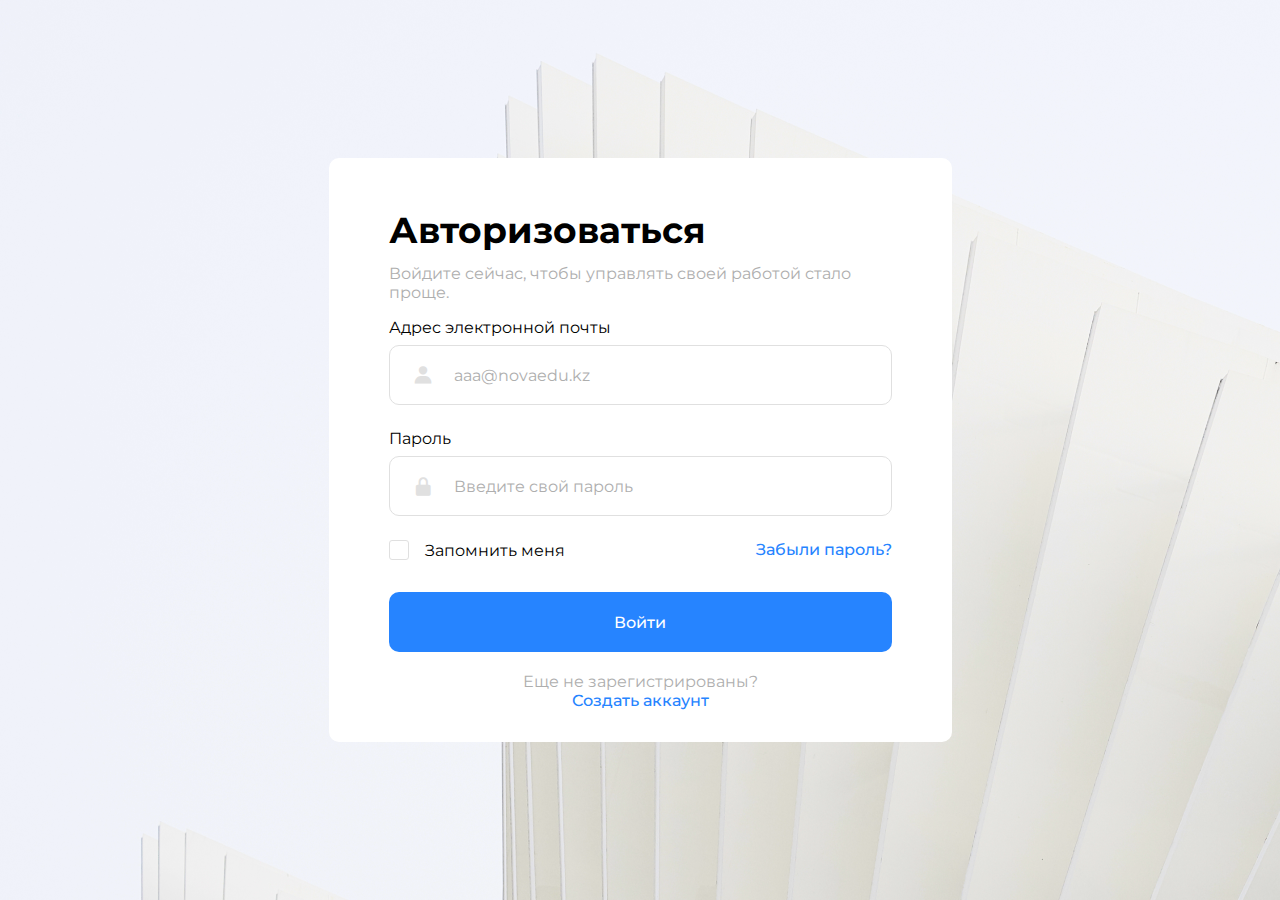
<file: login page/index.html>
<!DOCTYPE html>
<html lang="eng">
<head>
  <meta charset="UTF-8">
  <meta name="viewport" content="width=device-width, initial-scale=1.0">
  <link href='https://unpkg.com/boxicons@2.1.4/css/boxicons.min.css' rel='stylesheet'>
  <link rel="stylesheet" href="https://cdnjs.cloudflare.com/ajax/libs/font-awesome/6.4.0/css/all.min.css">
  <link rel="stylesheet" href="styles.css">
  <title>Login</title>
</head>
<body>
  <div class="nova-logo">
    <img src="/login page/nova.svg">
    </div>
  <div class="wrapper">
    <form action="">
      <h1>Авторизоваться</h1>
      <p class="subtitle">Войдите сейчас, чтобы управлять своей работой стало проще.</p>
      <p>Адрес электронной почты</p>
      <div class="input-box">
        <input type="text" placeholder="ааа@novaedu.kz" required>
        <i class='bx bxs-user'></i>
      </div>
      <p>Пароль</p>
      <div class="input-box">
        <input type="password" placeholder="Введите свой пароль" required>
        <i class='bx bxs-lock-alt' ></i>
      </div>

      <div class="remember-forgot">
        <div class="remember">
          <input type="checkbox" id="check">
          <label for="check">Запомнить меня</label></div>
        <a href="">Забыли пароль?</a>
      </div>

      <button type="submit" class="btn">Войти</button>

      <div class="register-link">
        <p>Еще не зарегистрированы?<br/>
          <a href="" class="create-ak">Создать аккаунт</a>
        </p>
      </div>
    </form>
  </div>
</body>
</html>
</file>
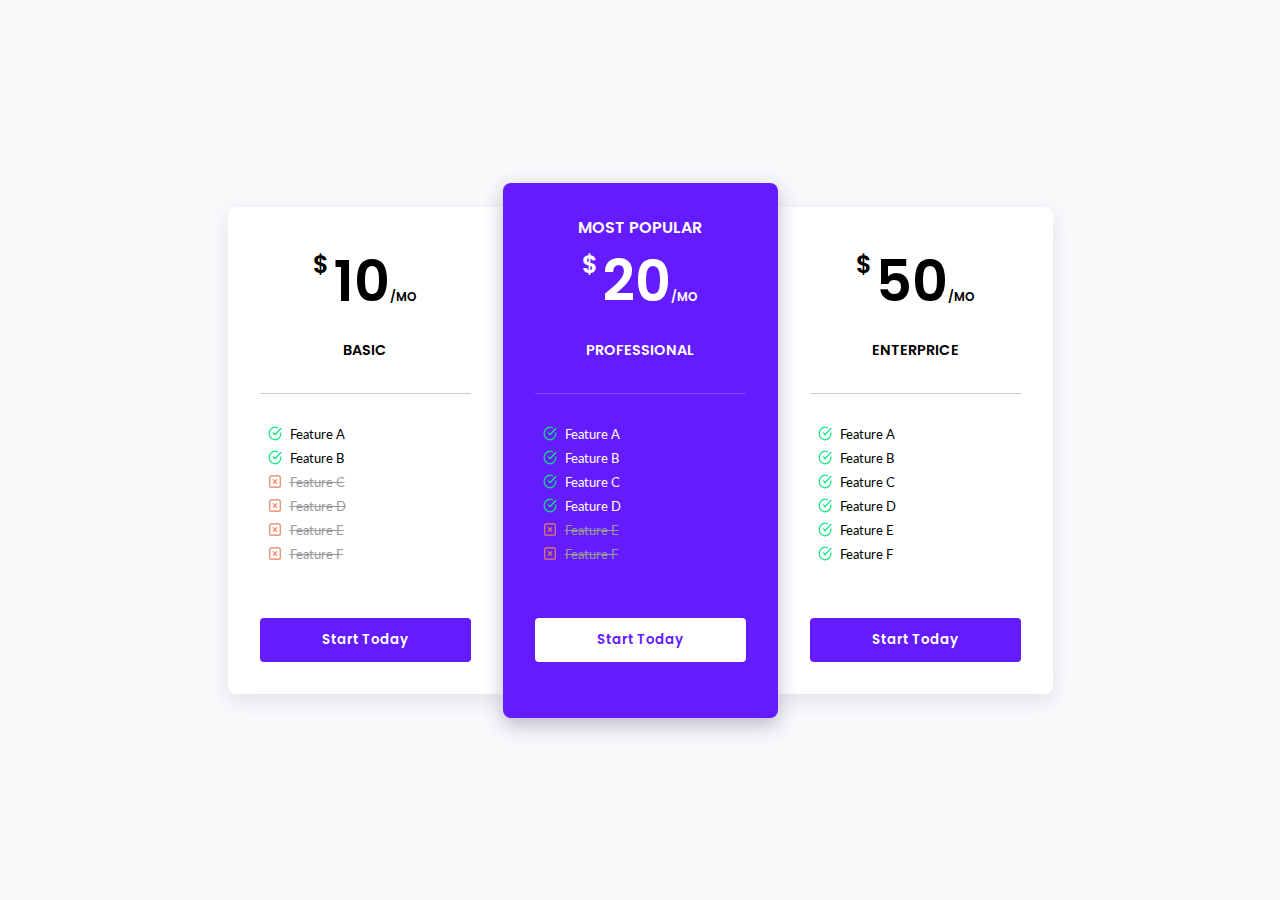
<file: price comparison/price-com.html>
<!DOCTYPE html>
<html lang="en">
<head>
  <meta charset="UTF-8">
  <meta name="viewport" content="width=device-width, initial-scale=1.0">
  <link rel="stylesheet" href="styles.css">
  <title>Price Comparison Table</title>
</head>
<body>
  <section class="price-comparison">
    <div class="price-column">
      <div class="price-header">
        <div class="price">
          <div class="dollar-sign">$</div>
          10
          <div class="per-month">/mo</div>
        </div>
        <div class="plan-name">Basic</div>
      </div>
      <div class="divider"></div>
      <div class="feature">
        <img src="check-circle.svg">
        Feature A
      </div>
      <div class="feature">
        <img src="check-circle.svg">
        Feature B
      </div>
      <div class="feature inactive">
        <img src="x-square.svg">
        Feature C
      </div>
      <div class="feature inactive">
        <img src="x-square.svg">
        Feature D
      </div>
      <div class="feature inactive">
        <img src="x-square.svg">
        Feature E
      </div>
      <div class="feature inactive">
        <img src="x-square.svg">
        Feature F
      </div>
      <button class="cta">Start Today</button>
    </div>
    <div class="price-column popular">
      <div class="most-popular">Most Popular</div>
      <div class="price-header">
        <div class="price">
          <div class="dollar-sign">$</div>
          20
          <div class="per-month">/mo</div>
        </div>
        <div class="plan-name">Professional</div>
      </div>
      <div class="divider"></div>
      <div class="feature">
        <img src="check-circle.svg">
        Feature A
      </div>
      <div class="feature">
        <img src="check-circle.svg">
        Feature B
      </div>
      <div class="feature">
        <img src="check-circle.svg">
        Feature C
      </div>
      <div class="feature">
        <img src="check-circle.svg">
        Feature D
      </div>
      <div class="feature inactive">
        <img src="x-square.svg">
        Feature E
      </div>
      <div class="feature inactive">
        <img src="x-square.svg">
        Feature F
      </div>
      <button class="cta">Start Today</button>
    </div>
    <div class="price-column">
      <div class="price-header">
        <div class="price">
          <div class="dollar-sign">$</div>
          50
          <div class="per-month">/mo</div>
        </div>
        <div class="plan-name">Enterprice</div>
      </div>
      <div class="divider"></div>
      <div class="feature">
        <img src="check-circle.svg">
        Feature A
      </div>
      <div class="feature">
        <img src="check-circle.svg">
        Feature B
      </div>
      <div class="feature">
        <img src="check-circle.svg">
        Feature C
      </div>
      <div class="feature">
        <img src="check-circle.svg">
        Feature D
      </div>
      <div class="feature">
        <img src="check-circle.svg">
        Feature E
      </div>
      <div class="feature">
        <img src="check-circle.svg">
        Feature F
      </div>
      <button class="cta ">Start Today</button>
    </div>
  </section>
</body>
</html>
</file>
<file: login page/styles.css>
@import url('https://fonts.googleapis.com/css2?family=Montserrat:wght@100;200;300;400;500;600;700;800;900&family=Roboto:wght@500&display=swap');
* {
  font-family: 'Montserrat', sans-serif;
  margin: 0;
  padding: 0;
  box-sizing: border-box;
}
body{
  display: flex;
  justify-content: space-between;
  align-items: center;
  min-height: 100vh;
  background: url('building.png') no-repeat;
  background-size: cover;
  background-position: center;
}
.nova-logo{
  margin-left: 15vw;
}
p{
  font-size: 16px;
  font-weight: 400;
}
.subtitle{
  color: #AEAEAE;
  margin-bottom: 16px;
}
.wrapper{
  width: 623px;
  background-color: white;
  border-radius: 10px;
  padding: 50px 60px 32px 60px;
  margin-right: 15vw;
}
.wrapper h1{
  margin-bottom: 12px;
  font-size: 36px;
}
.wrapper .input-box{
  position: relative;
  width: 100%;
  height: 60px;
  margin: 8px 0 24px 0;
}
.input-box input{
  width: 100%;
  height: 100%;
  background: transparent;
  border:none;
  outline: none;
  border: 1px solid #E0E0E0;
  border-radius: 10px;
  font-size: 16px;
  padding: 18px 24px 18px 64px;
}

.input-box input::placeholder{
  color:#AEAEAE;
}
.input-box i{
  position:absolute;
  right: 91%;
  top: 50%;
  transform: translateY(-50%);
  font-size: 22px;
  color: #E0E0E0;
}
.wrapper .remember-forgot{
  display: flex;
  justify-content: space-between;
  margin: 16px 0 32px;
}

.remember-forgot label input{
  accent-color: white;
  margin-right: 16px;
}
.remember-forgot a{
  color: #2684FF;
  text-decoration: none;
  font-weight: 500;
}
.remember-forgot a:hover{
  text-decoration: underline;
}
.remember{
  display: flex;
  align-items: center;
}
.remember label{
  margin-left:16px;
}
.remember-forgot input[type="checkbox"]{
  appearance: none;
  -webkit-appearance: none;
  height: 20px;
  width: 20px;
  background-color: white;
  border: 1px solid #E0E0E0;
  border-radius: 3px;
  cursor: pointer;
  outline: none;
  display: flex;
  justify-content: center;
  align-items: center;
}
.remember-forgot input[type="checkbox"]:after{
  font-family: "Font Awesome 6 Free";
  font-weight: 900;
  content: "\f00c";
  font-size: 1em;
  color: #2684FF;
  display: none;
}
.remember-forgot input[type="checkbox"]:hover{
  background-color: #E0E0E0;
}
.remember-forgot input[type="checkbox"]:checked{
  background-color: white;
}
.remember-forgot input[type="checkbox"]:checked:after{
  display: block;
}
.wrapper .btn{
  width: 100%;
  height: 60px;
  background: #2684FF;
  border: none;
  outline: none;
  color: white;
  font-size: 16px;
  border-radius: 10px;
  cursor: pointer;
  font-weight: 500;
}
.wrapper .register-link{
  font-size:16px;
  margin-top:20px;
  text-align: center;
}
.register-link p{
  color: #AEAEAE;
}
.register-link p a{
  color: #2684FF;
  text-decoration: none;
  font-weight: 500;
}
.register-link p a:hover{
  text-decoration: underline;
}
@media (max-width:1400px) {
  body{
    display: flex;
    justify-content: center;
    align-items: center;
  }
  .nova-logo{
    display: none;
  }
  .wrapper{
    margin:auto;
  }
}
</file>
<file: price comparison/styles.css>
@import url('https://fonts.googleapis.com/css2?family=Lato:wght@100;300;400;700;900&family=Poppins:wght@100;200;300;400;500;600;700;800;900&display=swap');
*, *::after, *::before{
  box-sizing: border-box;
}
:root{
  --accent-color: #641bff;
  --heading-font-family: "Poppins", sans-serif;
  --body-font-family: "Lato", sans-serif;
}
body{
  margin: 0;
  background-color: #f8f9fb;
  min-width: 100vw;
  min-height: 100vh;
  display: flex;
  justify-content: center;
  align-items: center;
  font-family: var(--body-font-family);
}
.price-comparison{
  display: flex;
  justify-content: center;
  align-items: stretch;
  width: 100%;
  margin:1rem;
}
.price-column{
  background-color: white;
  box-shadow: 0 7px 20px rgba(52,31,97,0.1); 
  padding: 2rem;
  flex-grow: 1;
  flex-basis: 0;
  max-width: 275px;
  border-radius: 8px;
}
.price-column.popular{
  position: relative;
  background-color: var(--accent-color);
  color: white;
  box-shadow: 0 7px 20px rgba(52,31,97,0.3); 
  margin-top: -1.5rem;
  padding-top: 3.5rem;
  margin-bottom: -1.5rem;
  padding-bottom: 3.5rem;
}
.price-column:first-child{
  border-top-right-radius: 0;
  border-bottom-right-radius: 0;
}
.price-column:last-child{
  border-top-left-radius: 0;
  border-bottom-left-radius: 0;
}
.price-header{
  display: flex;
  flex-direction: column;
  align-items: center;
  font-family: var(--heading-font-family);
  font-weight: 600;
}
.price{
  display: flex;
  font-size: 3.5rem;
}
.dollar-sign{
  font-size: 1.5rem;
  margin-top: 0.5rem;
  margin-right: 0.25rem;
}
.per-month{
  font-size: .75rem;
  align-self: flex-end;
  margin-bottom: 1.1rem;
  text-transform: uppercase;
}
.plan-name{
  text-transform: uppercase;
  font-size: .9rem;
  margin-top: 1rem;
  margin-bottom: 0;
}
.divider{
  height: 1px;
  width: 100%;
  background-color: rgba(0,0,0,.2);
  margin-top: 2rem;
  margin-bottom: 2rem;
}
.price-column.popular .divider{
  background-color: rgba(255,255,255, .2);
}
.feature{
  display: flex;
  align-items: center;
  margin: .5rem;
  font-size: 0.8rem;
}
.feature img{
  height: 1.1em;
  width: 1.1em;
  margin-right: .5rem;
}
.feature.inactive{
  color:#999;
  text-decoration-line: line-through;
}
.most-popular{
  position: absolute;
  top: 2rem;
  left: .5rem;
  right: .5rem;
  text-align: center;
  text-transform: uppercase;
  font-weight: 600;
  font-family: var(--heading-font-family);
}
.cta{
  border: none;
  background-color: var(--accent-color);
  color: white;
  border-radius: 4px;
  font-family: var(--heading-font-family);
  font-weight: 600;
  padding: .75rem 1rem;
  width: 100%;
  cursor: pointer;
  margin-top: 3rem;
  transition: 100ms;
  transform: scale(1);
}
.price-column.popular .cta{
  background-color: white;
  color: var(--accent-color);
}
.cta:hover, .cta:focus{
  transform: scale(1.1);
}
</file>
